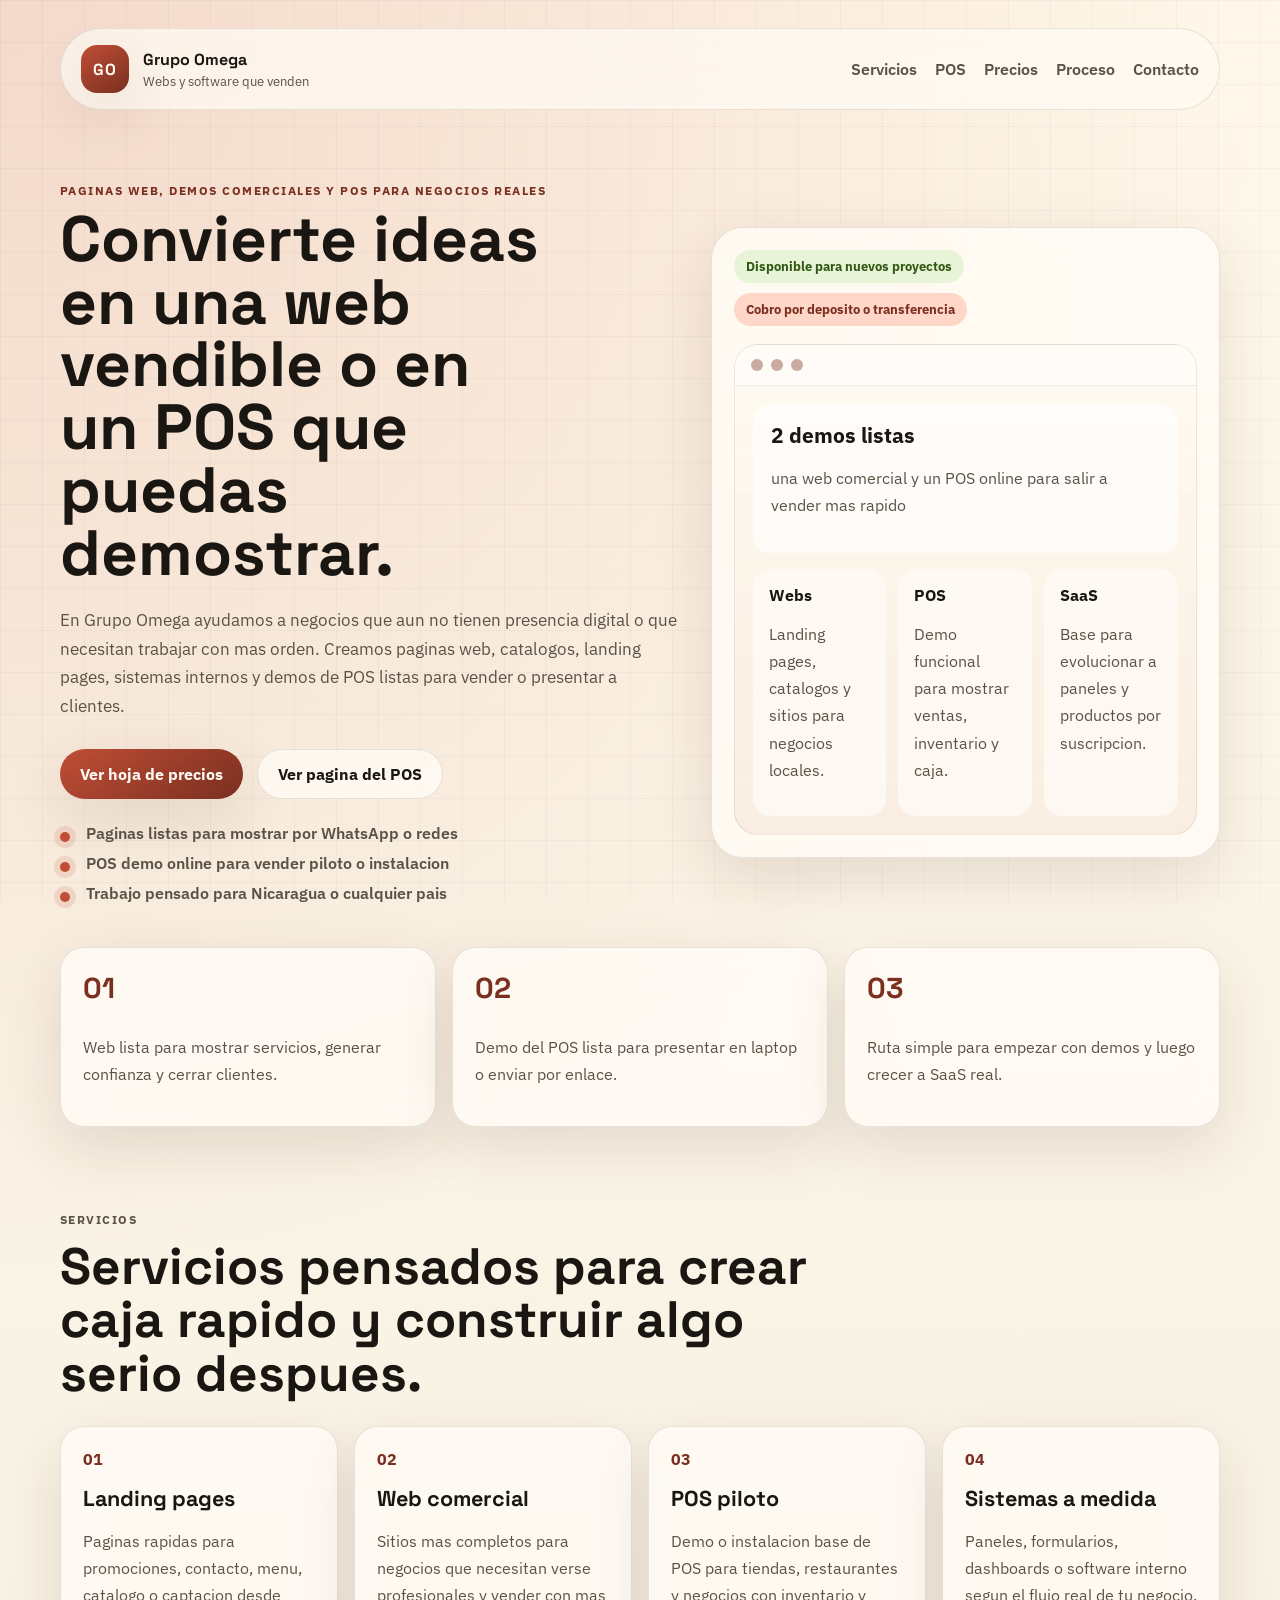
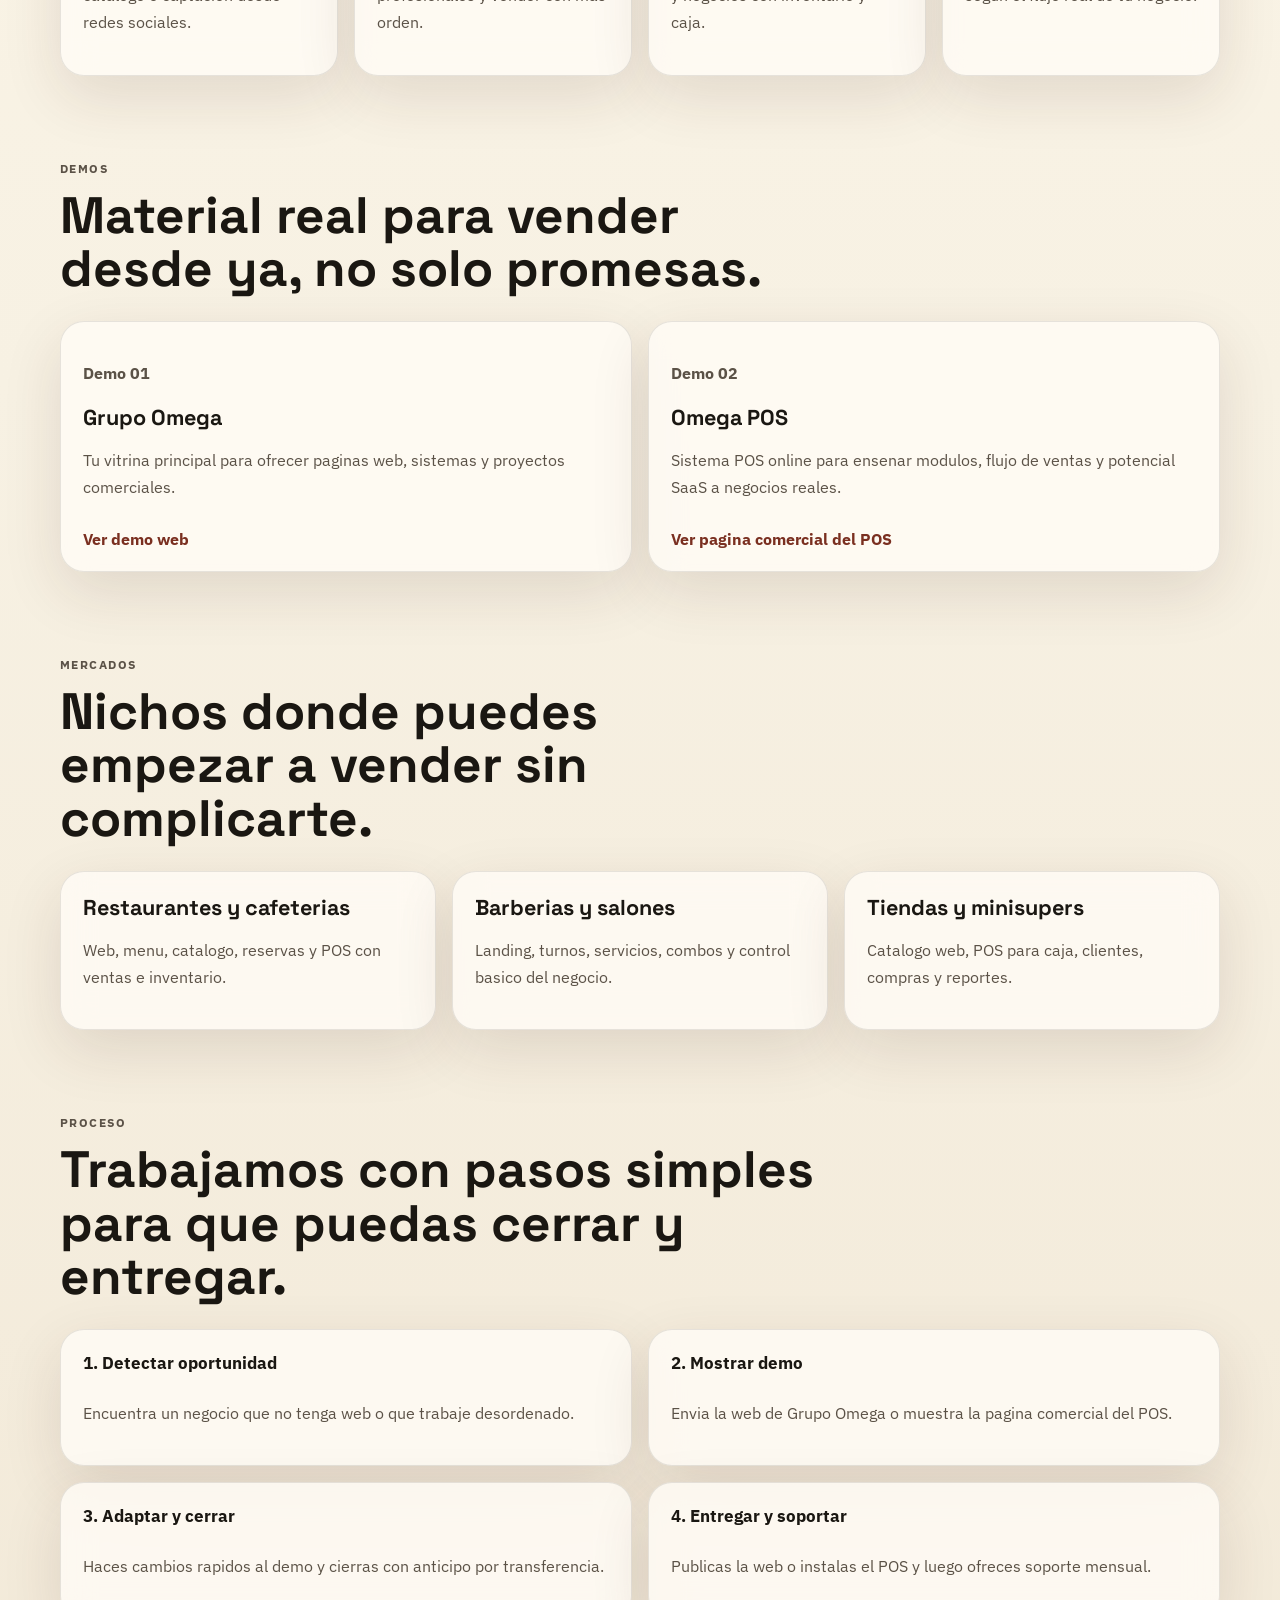
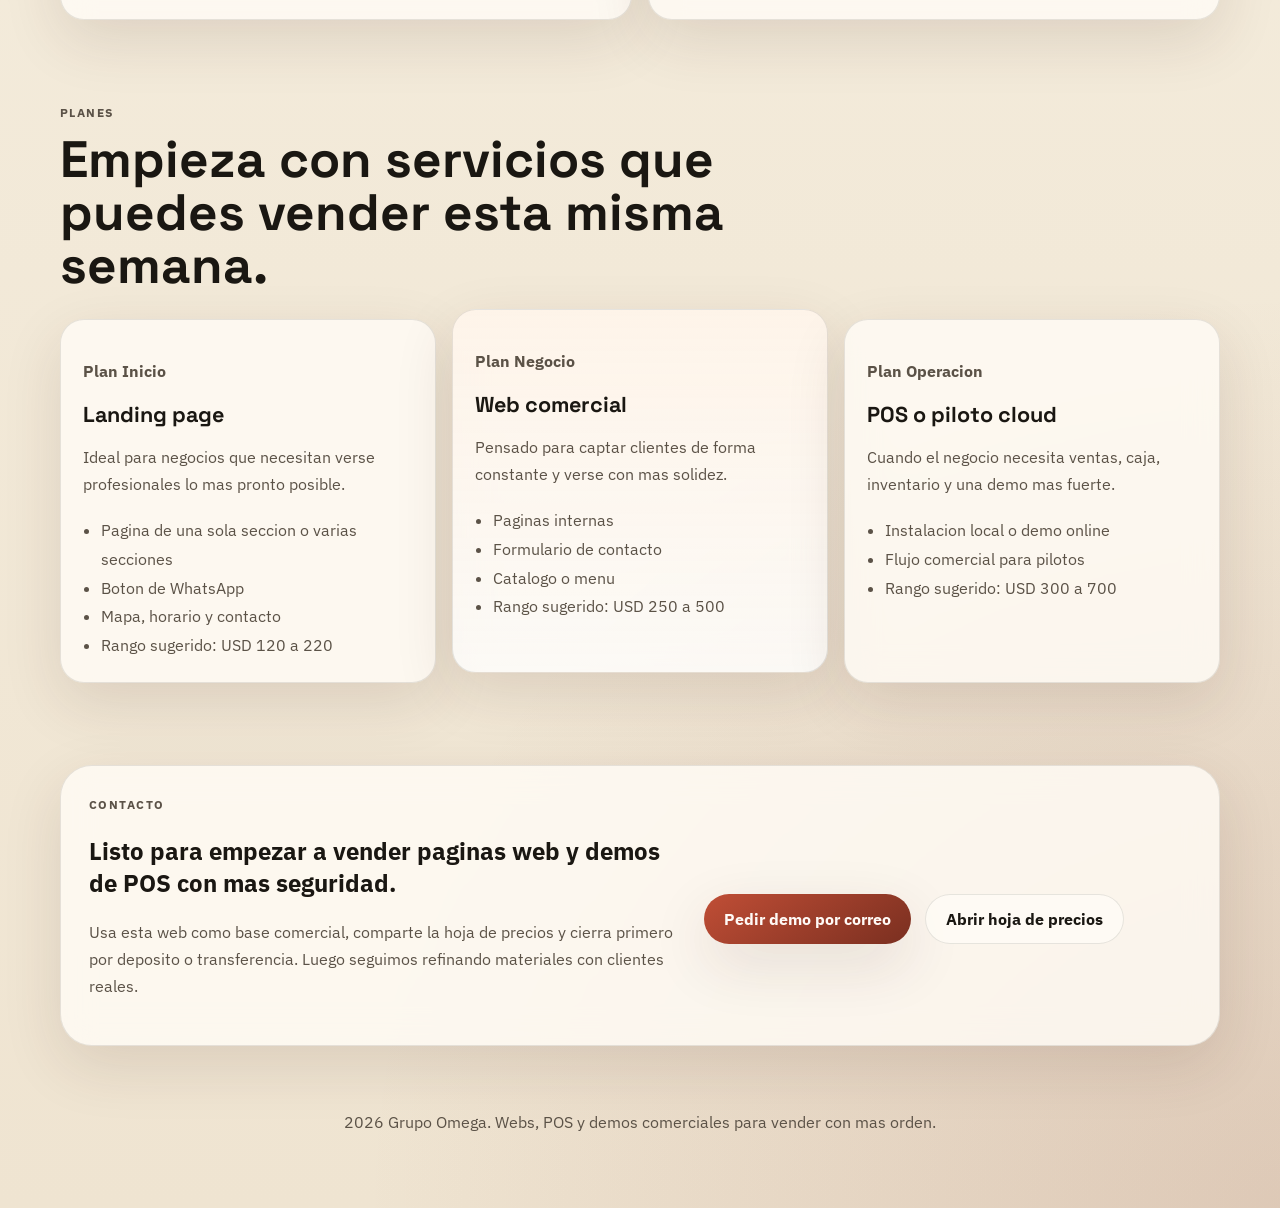
<file: index.html>
<!DOCTYPE html>
<html lang="es">
  <head>
    <meta charset="UTF-8" />
    <meta name="viewport" content="width=device-width, initial-scale=1.0" />
    <title>Grupo Omega | Paginas Web, POS y Sistemas para Negocios</title>
    <meta
      name="description"
      content="Grupo Omega crea paginas web, landing pages, demos comerciales y sistemas POS para negocios que quieren vender mas y trabajar con mas orden."
    />
    <link rel="preconnect" href="https://fonts.googleapis.com" />
    <link rel="preconnect" href="https://fonts.gstatic.com" crossorigin />
    <link
      href="https://fonts.googleapis.com/css2?family=IBM+Plex+Sans:wght@400;500;600;700&family=Space+Grotesk:wght@500;700&display=swap"
      rel="stylesheet"
    />
    <link rel="stylesheet" href="./styles.css" />
  </head>
  <body>
    <div class="page-shell">
      <header class="site-header">
        <a class="brand" href="#inicio">
          <span class="brand-mark">GO</span>
          <span class="brand-copy">
            <strong>Grupo Omega</strong>
            <small>Webs y software que venden</small>
          </span>
        </a>

        <nav class="site-nav">
          <a href="#servicios">Servicios</a>
          <a href="./pos.html">POS</a>
          <a href="./hoja-precios.html">Precios</a>
          <a href="#proceso">Proceso</a>
          <a href="#contacto">Contacto</a>
        </nav>
      </header>

      <main id="inicio">
        <section class="hero">
          <div class="hero-copy">
            <p class="eyebrow">Paginas web, demos comerciales y POS para negocios reales</p>
            <h1>Convierte ideas en una web vendible o en un POS que puedas demostrar.</h1>
            <p class="hero-text">
              En Grupo Omega ayudamos a negocios que aun no tienen presencia
              digital o que necesitan trabajar con mas orden. Creamos paginas
              web, catalogos, landing pages, sistemas internos y demos de POS
              listas para vender o presentar a clientes.
            </p>

            <div class="hero-actions">
              <a class="button button-primary" href="./hoja-precios.html">Ver hoja de precios</a>
              <a class="button button-secondary" href="./pos.html">Ver pagina del POS</a>
            </div>

            <ul class="hero-points">
              <li>Paginas listas para mostrar por WhatsApp o redes</li>
              <li>POS demo online para vender piloto o instalacion</li>
              <li>Trabajo pensado para Nicaragua o cualquier pais</li>
            </ul>
          </div>

          <div class="hero-card">
            <div class="hero-card-top">
              <span class="chip chip-live">Disponible para nuevos proyectos</span>
              <span class="chip">Cobro por deposito o transferencia</span>
            </div>

            <div class="mockup-window">
              <div class="mockup-bar">
                <span></span>
                <span></span>
                <span></span>
              </div>

              <div class="mockup-content">
                <div class="mockup-stat">
                  <strong>2 demos listas</strong>
                  <p>una web comercial y un POS online para salir a vender mas rapido</p>
                </div>

                <div class="mockup-grid">
                  <article>
                    <h3>Webs</h3>
                    <p>Landing pages, catalogos y sitios para negocios locales.</p>
                  </article>
                  <article>
                    <h3>POS</h3>
                    <p>Demo funcional para mostrar ventas, inventario y caja.</p>
                  </article>
                  <article>
                    <h3>SaaS</h3>
                    <p>Base para evolucionar a paneles y productos por suscripcion.</p>
                  </article>
                </div>
              </div>
            </div>
          </div>
        </section>

        <section class="stats">
          <article>
            <strong>01</strong>
            <p>Web lista para mostrar servicios, generar confianza y cerrar clientes.</p>
          </article>
          <article>
            <strong>02</strong>
            <p>Demo del POS lista para presentar en laptop o enviar por enlace.</p>
          </article>
          <article>
            <strong>03</strong>
            <p>Ruta simple para empezar con demos y luego crecer a SaaS real.</p>
          </article>
        </section>

        <section class="section" id="servicios">
          <div class="section-heading">
            <p class="eyebrow">Servicios</p>
            <h2>Servicios pensados para crear caja rapido y construir algo serio despues.</h2>
          </div>

          <div class="cards cards-four">
            <article class="service-card">
              <span>01</span>
              <h3>Landing pages</h3>
              <p>
                Paginas rapidas para promociones, contacto, menu, catalogo o
                captacion desde redes sociales.
              </p>
            </article>
            <article class="service-card">
              <span>02</span>
              <h3>Web comercial</h3>
              <p>
                Sitios mas completos para negocios que necesitan verse
                profesionales y vender con mas orden.
              </p>
            </article>
            <article class="service-card">
              <span>03</span>
              <h3>POS piloto</h3>
              <p>
                Demo o instalacion base de POS para tiendas, restaurantes y
                negocios con inventario y caja.
              </p>
            </article>
            <article class="service-card">
              <span>04</span>
              <h3>Sistemas a medida</h3>
              <p>
                Paneles, formularios, dashboards o software interno segun el
                flujo real de tu negocio.
              </p>
            </article>
          </div>
        </section>

        <section class="section">
          <div class="section-heading">
            <p class="eyebrow">Demos</p>
            <h2>Material real para vender desde ya, no solo promesas.</h2>
          </div>

          <div class="cards cards-two">
            <article class="resource-card">
              <p class="resource-label">Demo 01</p>
              <h3>Grupo Omega</h3>
              <p>
                Tu vitrina principal para ofrecer paginas web, sistemas y
                proyectos comerciales.
              </p>
              <a class="text-link" href="https://jhony-cyber.github.io/grupo-omega-site/">
                Ver demo web
              </a>
            </article>
            <article class="resource-card">
              <p class="resource-label">Demo 02</p>
              <h3>Omega POS</h3>
              <p>
                Sistema POS online para ensenar modulos, flujo de ventas y
                potencial SaaS a negocios reales.
              </p>
              <a class="text-link" href="./pos.html">Ver pagina comercial del POS</a>
            </article>
          </div>
        </section>

        <section class="section split-section">
          <div class="section-heading">
            <p class="eyebrow">Mercados</p>
            <h2>Nichos donde puedes empezar a vender sin complicarte.</h2>
          </div>

          <div class="cards cards-three sectors-grid">
            <article class="sector-card">
              <h3>Restaurantes y cafeterias</h3>
              <p>Web, menu, catalogo, reservas y POS con ventas e inventario.</p>
            </article>
            <article class="sector-card">
              <h3>Barberias y salones</h3>
              <p>Landing, turnos, servicios, combos y control basico del negocio.</p>
            </article>
            <article class="sector-card">
              <h3>Tiendas y minisupers</h3>
              <p>Catalogo web, POS para caja, clientes, compras y reportes.</p>
            </article>
          </div>
        </section>

        <section class="section split-section" id="proceso">
          <div class="section-heading">
            <p class="eyebrow">Proceso</p>
            <h2>Trabajamos con pasos simples para que puedas cerrar y entregar.</h2>
          </div>

          <div class="process-list">
            <article>
              <strong>1. Detectar oportunidad</strong>
              <p>Encuentra un negocio que no tenga web o que trabaje desordenado.</p>
            </article>
            <article>
              <strong>2. Mostrar demo</strong>
              <p>Envia la web de Grupo Omega o muestra la pagina comercial del POS.</p>
            </article>
            <article>
              <strong>3. Adaptar y cerrar</strong>
              <p>Haces cambios rapidos al demo y cierras con anticipo por transferencia.</p>
            </article>
            <article>
              <strong>4. Entregar y soportar</strong>
              <p>Publicas la web o instalas el POS y luego ofreces soporte mensual.</p>
            </article>
          </div>
        </section>

        <section class="section" id="planes">
          <div class="section-heading">
            <p class="eyebrow">Planes</p>
            <h2>Empieza con servicios que puedes vender esta misma semana.</h2>
          </div>

          <div class="cards pricing-grid">
            <article class="price-card">
              <p class="price-label">Plan Inicio</p>
              <h3>Landing page</h3>
              <p>
                Ideal para negocios que necesitan verse profesionales lo mas
                pronto posible.
              </p>
              <ul>
                <li>Pagina de una sola seccion o varias secciones</li>
                <li>Boton de WhatsApp</li>
                <li>Mapa, horario y contacto</li>
                <li>Rango sugerido: USD 120 a 220</li>
              </ul>
            </article>

            <article class="price-card featured">
              <p class="price-label">Plan Negocio</p>
              <h3>Web comercial</h3>
              <p>
                Pensado para captar clientes de forma constante y verse con mas
                solidez.
              </p>
              <ul>
                <li>Paginas internas</li>
                <li>Formulario de contacto</li>
                <li>Catalogo o menu</li>
                <li>Rango sugerido: USD 250 a 500</li>
              </ul>
            </article>

            <article class="price-card">
              <p class="price-label">Plan Operacion</p>
              <h3>POS o piloto cloud</h3>
              <p>
                Cuando el negocio necesita ventas, caja, inventario y una demo
                mas fuerte.
              </p>
              <ul>
                <li>Instalacion local o demo online</li>
                <li>Flujo comercial para pilotos</li>
                <li>Rango sugerido: USD 300 a 700</li>
              </ul>
            </article>
          </div>
        </section>

        <section class="section contact-section" id="contacto">
          <div class="contact-card">
            <div>
              <p class="eyebrow">Contacto</p>
              <h2>Listo para empezar a vender paginas web y demos de POS con mas seguridad.</h2>
              <p>
                Usa esta web como base comercial, comparte la hoja de precios y
                cierra primero por deposito o transferencia. Luego seguimos
                refinando materiales con clientes reales.
              </p>
            </div>

            <div class="contact-actions">
              <a
                class="button button-primary"
                href="mailto:jhonyelclashe.8@gmail.com?subject=Quiero%20una%20web%20o%20demo%20de%20POS"
              >
                Pedir demo por correo
              </a>
              <a class="button button-secondary" href="./hoja-precios.html">
                Abrir hoja de precios
              </a>
            </div>
          </div>
        </section>
      </main>

      <footer class="site-footer">
        <p><span id="year"></span> Grupo Omega. Webs, POS y demos comerciales para vender con mas orden.</p>
      </footer>
    </div>

    <script src="./script.js"></script>
  </body>
</html>
</file>
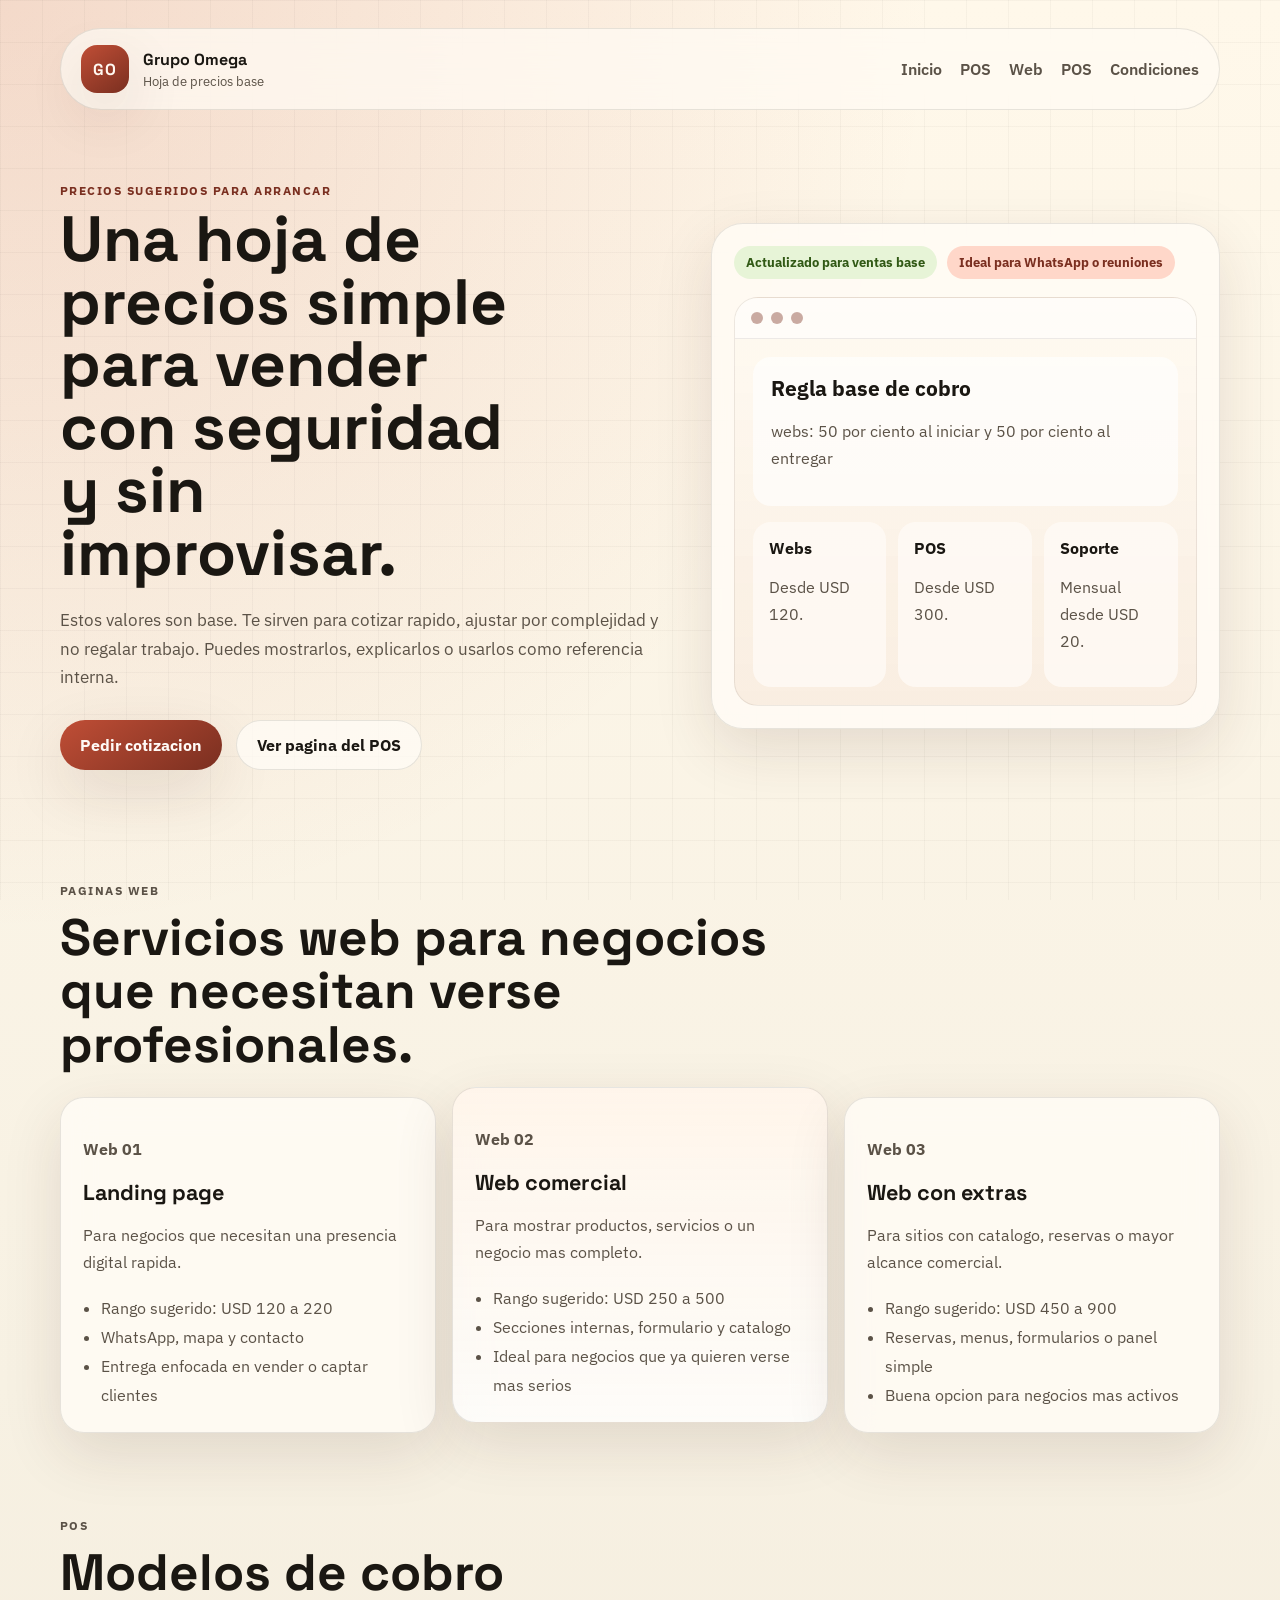
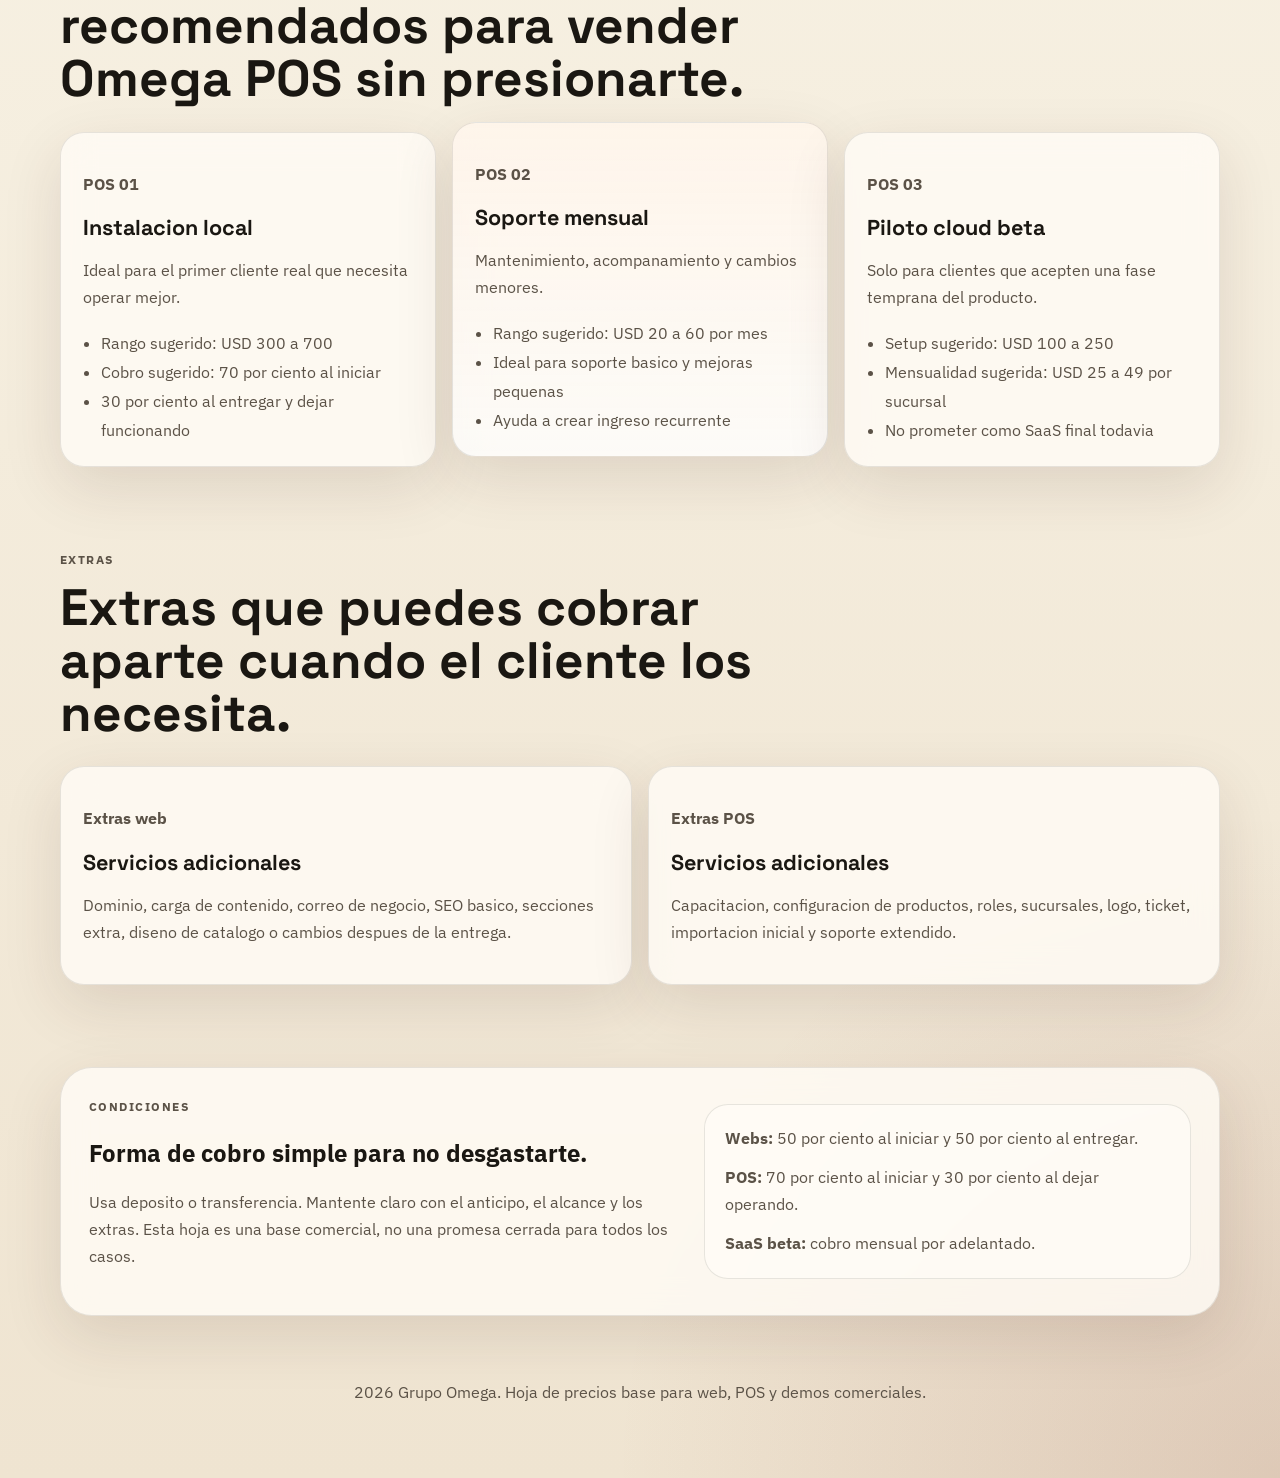
<file: hoja-precios.html>
<!DOCTYPE html>
<html lang="es">
  <head>
    <meta charset="UTF-8" />
    <meta name="viewport" content="width=device-width, initial-scale=1.0" />
    <title>Hoja de Precios | Grupo Omega</title>
    <meta
      name="description"
      content="Hoja de precios base de Grupo Omega para paginas web, sitios comerciales y Omega POS."
    />
    <link rel="preconnect" href="https://fonts.googleapis.com" />
    <link rel="preconnect" href="https://fonts.gstatic.com" crossorigin />
    <link
      href="https://fonts.googleapis.com/css2?family=IBM+Plex+Sans:wght@400;500;600;700&family=Space+Grotesk:wght@500;700&display=swap"
      rel="stylesheet"
    />
    <link rel="stylesheet" href="./styles.css" />
  </head>
  <body>
    <div class="page-shell">
      <header class="site-header">
        <a class="brand" href="./index.html">
          <span class="brand-mark">GO</span>
          <span class="brand-copy">
            <strong>Grupo Omega</strong>
            <small>Hoja de precios base</small>
          </span>
        </a>

        <nav class="site-nav">
          <a href="./index.html">Inicio</a>
          <a href="./pos.html">POS</a>
          <a href="#web">Web</a>
          <a href="#pos">POS</a>
          <a href="#condiciones">Condiciones</a>
        </nav>
      </header>

      <main>
        <section class="hero hero-compact">
          <div class="hero-copy">
            <p class="eyebrow">Precios sugeridos para arrancar</p>
            <h1>Una hoja de precios simple para vender con seguridad y sin improvisar.</h1>
            <p class="hero-text">
              Estos valores son base. Te sirven para cotizar rapido, ajustar por
              complejidad y no regalar trabajo. Puedes mostrarlos, explicarlos o
              usarlos como referencia interna.
            </p>

            <div class="hero-actions">
              <a
                class="button button-primary"
                href="mailto:jhonyelclashe.8@gmail.com?subject=Quiero%20una%20cotizacion%20de%20Grupo%20Omega"
              >
                Pedir cotizacion
              </a>
              <a class="button button-secondary" href="./pos.html">Ver pagina del POS</a>
            </div>
          </div>

          <div class="hero-card">
            <div class="hero-card-top">
              <span class="chip chip-live">Actualizado para ventas base</span>
              <span class="chip">Ideal para WhatsApp o reuniones</span>
            </div>

            <div class="mockup-window">
              <div class="mockup-bar">
                <span></span>
                <span></span>
                <span></span>
              </div>

              <div class="mockup-content">
                <div class="mockup-stat">
                  <strong>Regla base de cobro</strong>
                  <p>webs: 50 por ciento al iniciar y 50 por ciento al entregar</p>
                </div>

                <div class="mockup-grid">
                  <article>
                    <h3>Webs</h3>
                    <p>Desde USD 120.</p>
                  </article>
                  <article>
                    <h3>POS</h3>
                    <p>Desde USD 300.</p>
                  </article>
                  <article>
                    <h3>Soporte</h3>
                    <p>Mensual desde USD 20.</p>
                  </article>
                </div>
              </div>
            </div>
          </div>
        </section>

        <section class="section" id="web">
          <div class="section-heading">
            <p class="eyebrow">Paginas web</p>
            <h2>Servicios web para negocios que necesitan verse profesionales.</h2>
          </div>

          <div class="cards pricing-grid">
            <article class="price-card">
              <p class="price-label">Web 01</p>
              <h3>Landing page</h3>
              <p>Para negocios que necesitan una presencia digital rapida.</p>
              <ul>
                <li>Rango sugerido: USD 120 a 220</li>
                <li>WhatsApp, mapa y contacto</li>
                <li>Entrega enfocada en vender o captar clientes</li>
              </ul>
            </article>

            <article class="price-card featured">
              <p class="price-label">Web 02</p>
              <h3>Web comercial</h3>
              <p>Para mostrar productos, servicios o un negocio mas completo.</p>
              <ul>
                <li>Rango sugerido: USD 250 a 500</li>
                <li>Secciones internas, formulario y catalogo</li>
                <li>Ideal para negocios que ya quieren verse mas serios</li>
              </ul>
            </article>

            <article class="price-card">
              <p class="price-label">Web 03</p>
              <h3>Web con extras</h3>
              <p>Para sitios con catalogo, reservas o mayor alcance comercial.</p>
              <ul>
                <li>Rango sugerido: USD 450 a 900</li>
                <li>Reservas, menus, formularios o panel simple</li>
                <li>Buena opcion para negocios mas activos</li>
              </ul>
            </article>
          </div>
        </section>

        <section class="section" id="pos">
          <div class="section-heading">
            <p class="eyebrow">POS</p>
            <h2>Modelos de cobro recomendados para vender Omega POS sin presionarte.</h2>
          </div>

          <div class="cards pricing-grid">
            <article class="price-card">
              <p class="price-label">POS 01</p>
              <h3>Instalacion local</h3>
              <p>Ideal para el primer cliente real que necesita operar mejor.</p>
              <ul>
                <li>Rango sugerido: USD 300 a 700</li>
                <li>Cobro sugerido: 70 por ciento al iniciar</li>
                <li>30 por ciento al entregar y dejar funcionando</li>
              </ul>
            </article>

            <article class="price-card featured">
              <p class="price-label">POS 02</p>
              <h3>Soporte mensual</h3>
              <p>Mantenimiento, acompanamiento y cambios menores.</p>
              <ul>
                <li>Rango sugerido: USD 20 a 60 por mes</li>
                <li>Ideal para soporte basico y mejoras pequenas</li>
                <li>Ayuda a crear ingreso recurrente</li>
              </ul>
            </article>

            <article class="price-card">
              <p class="price-label">POS 03</p>
              <h3>Piloto cloud beta</h3>
              <p>Solo para clientes que acepten una fase temprana del producto.</p>
              <ul>
                <li>Setup sugerido: USD 100 a 250</li>
                <li>Mensualidad sugerida: USD 25 a 49 por sucursal</li>
                <li>No prometer como SaaS final todavia</li>
              </ul>
            </article>
          </div>
        </section>

        <section class="section">
          <div class="section-heading">
            <p class="eyebrow">Extras</p>
            <h2>Extras que puedes cobrar aparte cuando el cliente los necesita.</h2>
          </div>

          <div class="cards cards-two">
            <article class="resource-card">
              <p class="resource-label">Extras web</p>
              <h3>Servicios adicionales</h3>
              <p>
                Dominio, carga de contenido, correo de negocio, SEO basico,
                secciones extra, diseno de catalogo o cambios despues de la
                entrega.
              </p>
            </article>
            <article class="resource-card">
              <p class="resource-label">Extras POS</p>
              <h3>Servicios adicionales</h3>
              <p>
                Capacitacion, configuracion de productos, roles, sucursales,
                logo, ticket, importacion inicial y soporte extendido.
              </p>
            </article>
          </div>
        </section>

        <section class="section contact-section" id="condiciones">
          <div class="contact-card">
            <div>
              <p class="eyebrow">Condiciones</p>
              <h2>Forma de cobro simple para no desgastarte.</h2>
              <p>
                Usa deposito o transferencia. Mantente claro con el anticipo, el
                alcance y los extras. Esta hoja es una base comercial, no una
                promesa cerrada para todos los casos.
              </p>
            </div>

            <div class="price-notes">
              <p><strong>Webs:</strong> 50 por ciento al iniciar y 50 por ciento al entregar.</p>
              <p><strong>POS:</strong> 70 por ciento al iniciar y 30 por ciento al dejar operando.</p>
              <p><strong>SaaS beta:</strong> cobro mensual por adelantado.</p>
            </div>
          </div>
        </section>
      </main>

      <footer class="site-footer">
        <p><span id="year"></span> Grupo Omega. Hoja de precios base para web, POS y demos comerciales.</p>
      </footer>
    </div>

    <script src="./script.js"></script>
  </body>
</html>
</file>
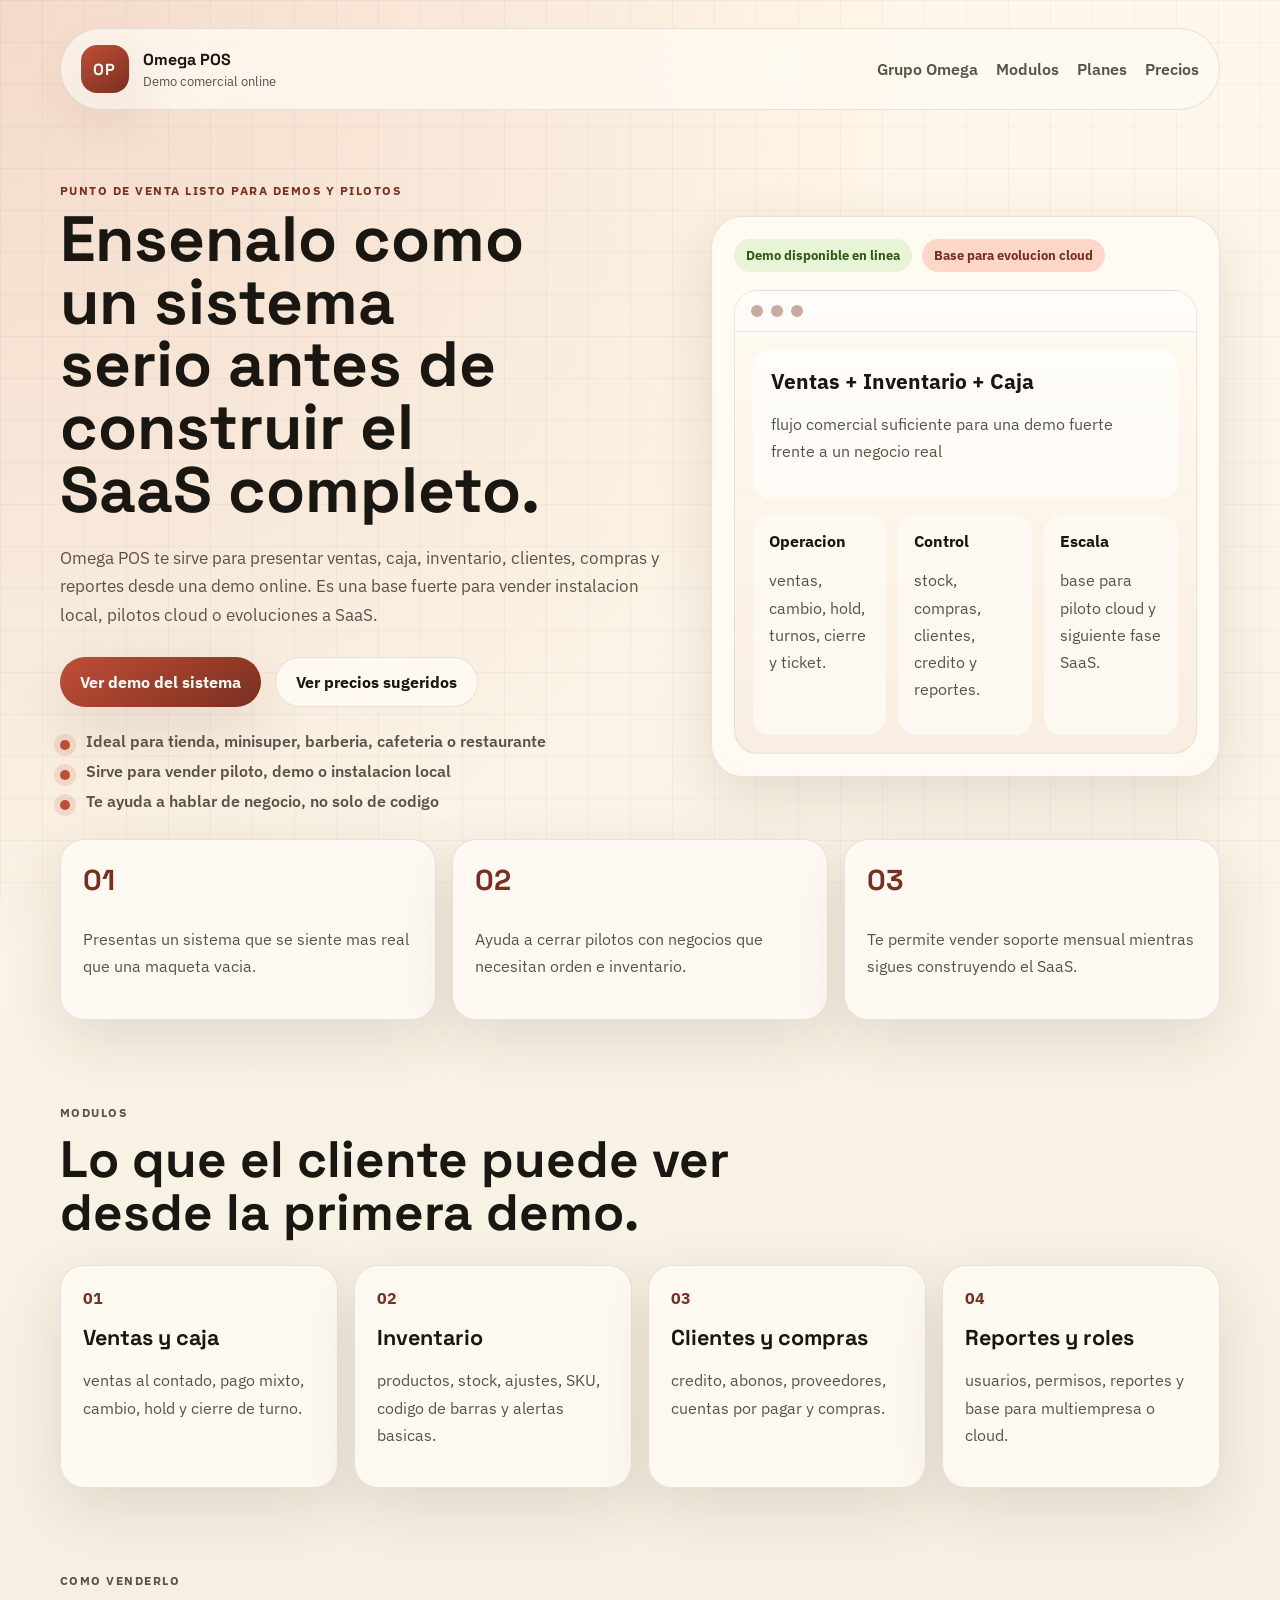
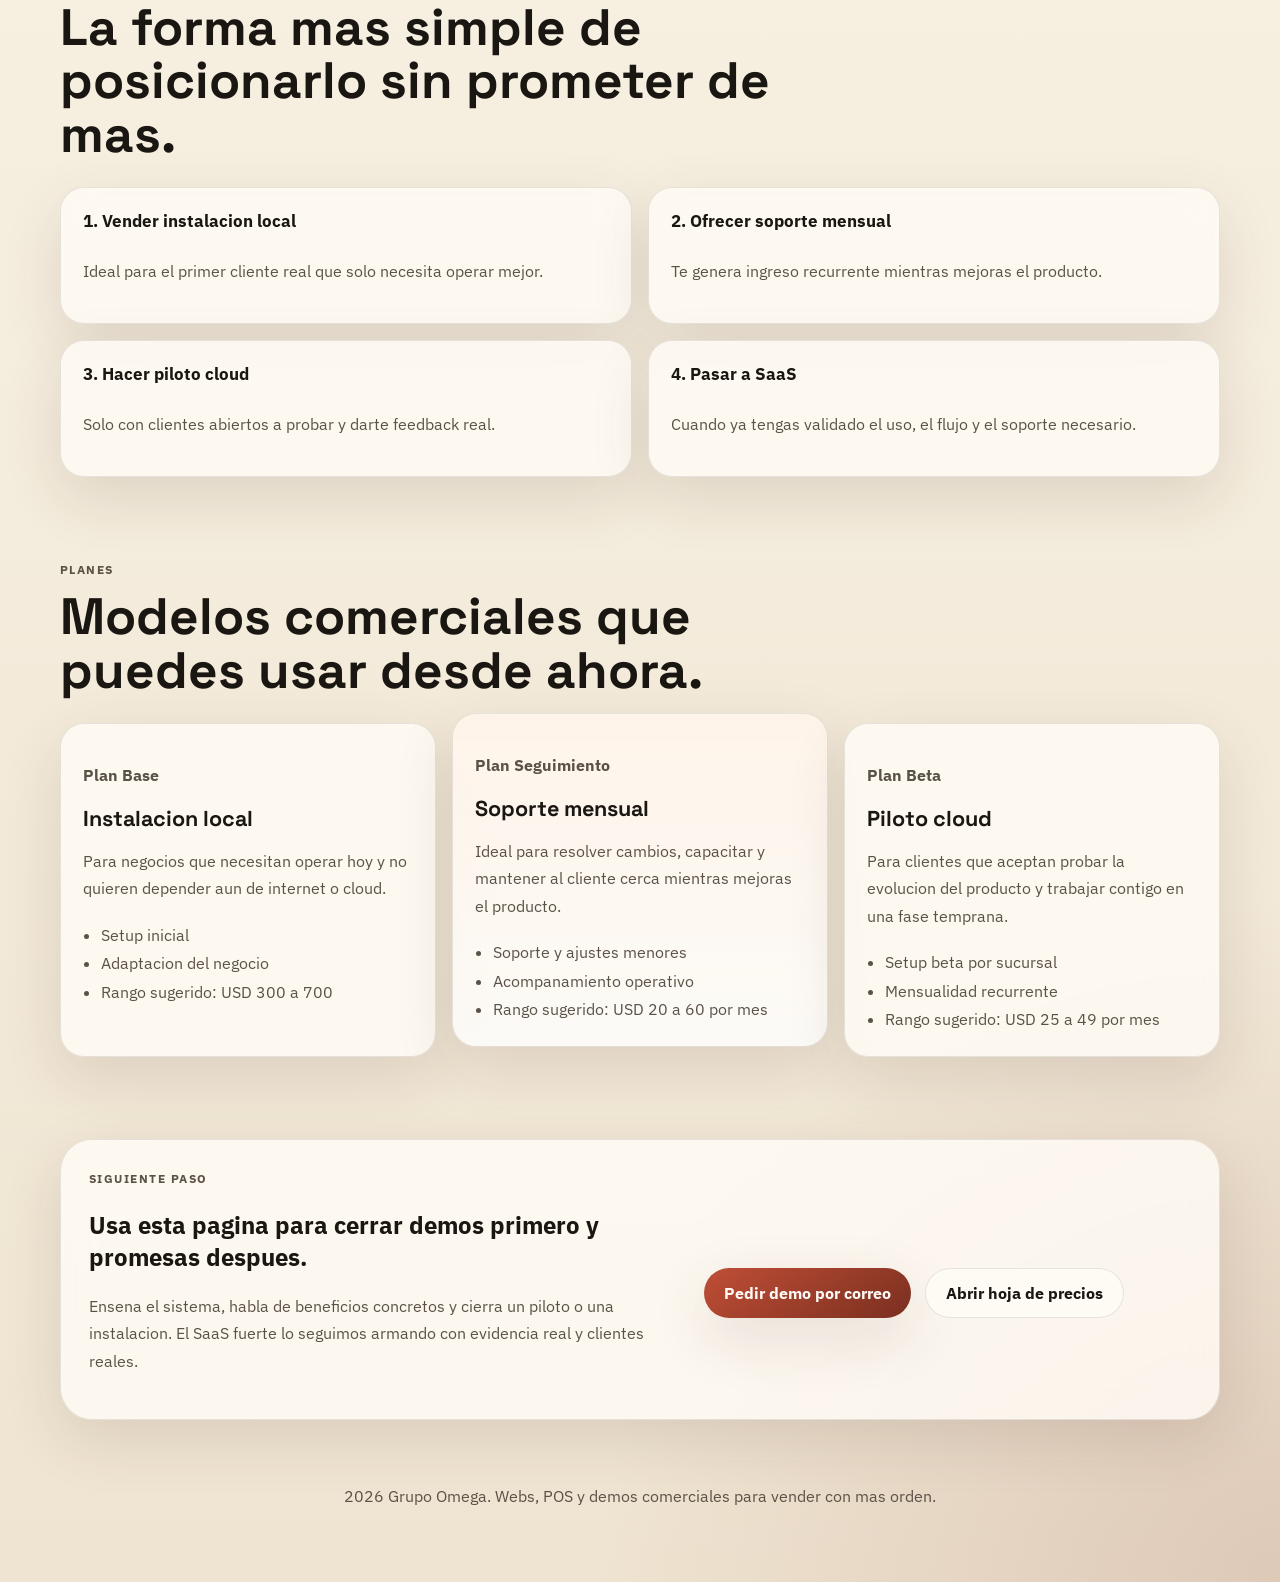
<file: pos.html>
<!DOCTYPE html>
<html lang="es">
  <head>
    <meta charset="UTF-8" />
    <meta name="viewport" content="width=device-width, initial-scale=1.0" />
    <title>Omega POS | Demo Comercial para Tiendas y Negocios</title>
    <meta
      name="description"
      content="Omega POS es una demo comercial de punto de venta para tiendas, restaurantes y negocios que quieren vender con mas orden."
    />
    <link rel="preconnect" href="https://fonts.googleapis.com" />
    <link rel="preconnect" href="https://fonts.gstatic.com" crossorigin />
    <link
      href="https://fonts.googleapis.com/css2?family=IBM+Plex+Sans:wght@400;500;600;700&family=Space+Grotesk:wght@500;700&display=swap"
      rel="stylesheet"
    />
    <link rel="stylesheet" href="./styles.css" />
  </head>
  <body>
    <div class="page-shell">
      <header class="site-header">
        <a class="brand" href="./index.html">
          <span class="brand-mark">OP</span>
          <span class="brand-copy">
            <strong>Omega POS</strong>
            <small>Demo comercial online</small>
          </span>
        </a>

        <nav class="site-nav">
          <a href="./index.html">Grupo Omega</a>
          <a href="#modulos">Modulos</a>
          <a href="#planes">Planes</a>
          <a href="./hoja-precios.html">Precios</a>
        </nav>
      </header>

      <main>
        <section class="hero hero-compact">
          <div class="hero-copy">
            <p class="eyebrow">Punto de venta listo para demos y pilotos</p>
            <h1>Ensenalo como un sistema serio antes de construir el SaaS completo.</h1>
            <p class="hero-text">
              Omega POS te sirve para presentar ventas, caja, inventario,
              clientes, compras y reportes desde una demo online. Es una base
              fuerte para vender instalacion local, pilotos cloud o evoluciones
              a SaaS.
            </p>

            <div class="hero-actions">
              <a
                class="button button-primary"
                href="https://jhony-cyber.github.io/omega-pos-frontend-web/"
              >
                Ver demo del sistema
              </a>
              <a class="button button-secondary" href="./hoja-precios.html">
                Ver precios sugeridos
              </a>
            </div>

            <ul class="hero-points">
              <li>Ideal para tienda, minisuper, barberia, cafeteria o restaurante</li>
              <li>Sirve para vender piloto, demo o instalacion local</li>
              <li>Te ayuda a hablar de negocio, no solo de codigo</li>
            </ul>
          </div>

          <div class="hero-card">
            <div class="hero-card-top">
              <span class="chip chip-live">Demo disponible en linea</span>
              <span class="chip">Base para evolucion cloud</span>
            </div>

            <div class="mockup-window">
              <div class="mockup-bar">
                <span></span>
                <span></span>
                <span></span>
              </div>

              <div class="mockup-content">
                <div class="mockup-stat">
                  <strong>Ventas + Inventario + Caja</strong>
                  <p>flujo comercial suficiente para una demo fuerte frente a un negocio real</p>
                </div>

                <div class="mockup-grid">
                  <article>
                    <h3>Operacion</h3>
                    <p>ventas, cambio, hold, turnos, cierre y ticket.</p>
                  </article>
                  <article>
                    <h3>Control</h3>
                    <p>stock, compras, clientes, credito y reportes.</p>
                  </article>
                  <article>
                    <h3>Escala</h3>
                    <p>base para piloto cloud y siguiente fase SaaS.</p>
                  </article>
                </div>
              </div>
            </div>
          </div>
        </section>

        <section class="stats">
          <article>
            <strong>01</strong>
            <p>Presentas un sistema que se siente mas real que una maqueta vacia.</p>
          </article>
          <article>
            <strong>02</strong>
            <p>Ayuda a cerrar pilotos con negocios que necesitan orden e inventario.</p>
          </article>
          <article>
            <strong>03</strong>
            <p>Te permite vender soporte mensual mientras sigues construyendo el SaaS.</p>
          </article>
        </section>

        <section class="section" id="modulos">
          <div class="section-heading">
            <p class="eyebrow">Modulos</p>
            <h2>Lo que el cliente puede ver desde la primera demo.</h2>
          </div>

          <div class="cards cards-four">
            <article class="service-card">
              <span>01</span>
              <h3>Ventas y caja</h3>
              <p>ventas al contado, pago mixto, cambio, hold y cierre de turno.</p>
            </article>
            <article class="service-card">
              <span>02</span>
              <h3>Inventario</h3>
              <p>productos, stock, ajustes, SKU, codigo de barras y alertas basicas.</p>
            </article>
            <article class="service-card">
              <span>03</span>
              <h3>Clientes y compras</h3>
              <p>credito, abonos, proveedores, cuentas por pagar y compras.</p>
            </article>
            <article class="service-card">
              <span>04</span>
              <h3>Reportes y roles</h3>
              <p>usuarios, permisos, reportes y base para multiempresa o cloud.</p>
            </article>
          </div>
        </section>

        <section class="section split-section">
          <div class="section-heading">
            <p class="eyebrow">Como venderlo</p>
            <h2>La forma mas simple de posicionarlo sin prometer de mas.</h2>
          </div>

          <div class="process-list">
            <article>
              <strong>1. Vender instalacion local</strong>
              <p>Ideal para el primer cliente real que solo necesita operar mejor.</p>
            </article>
            <article>
              <strong>2. Ofrecer soporte mensual</strong>
              <p>Te genera ingreso recurrente mientras mejoras el producto.</p>
            </article>
            <article>
              <strong>3. Hacer piloto cloud</strong>
              <p>Solo con clientes abiertos a probar y darte feedback real.</p>
            </article>
            <article>
              <strong>4. Pasar a SaaS</strong>
              <p>Cuando ya tengas validado el uso, el flujo y el soporte necesario.</p>
            </article>
          </div>
        </section>

        <section class="section" id="planes">
          <div class="section-heading">
            <p class="eyebrow">Planes</p>
            <h2>Modelos comerciales que puedes usar desde ahora.</h2>
          </div>

          <div class="cards pricing-grid">
            <article class="price-card">
              <p class="price-label">Plan Base</p>
              <h3>Instalacion local</h3>
              <p>
                Para negocios que necesitan operar hoy y no quieren depender aun
                de internet o cloud.
              </p>
              <ul>
                <li>Setup inicial</li>
                <li>Adaptacion del negocio</li>
                <li>Rango sugerido: USD 300 a 700</li>
              </ul>
            </article>

            <article class="price-card featured">
              <p class="price-label">Plan Seguimiento</p>
              <h3>Soporte mensual</h3>
              <p>
                Ideal para resolver cambios, capacitar y mantener al cliente
                cerca mientras mejoras el producto.
              </p>
              <ul>
                <li>Soporte y ajustes menores</li>
                <li>Acompanamiento operativo</li>
                <li>Rango sugerido: USD 20 a 60 por mes</li>
              </ul>
            </article>

            <article class="price-card">
              <p class="price-label">Plan Beta</p>
              <h3>Piloto cloud</h3>
              <p>
                Para clientes que aceptan probar la evolucion del producto y
                trabajar contigo en una fase temprana.
              </p>
              <ul>
                <li>Setup beta por sucursal</li>
                <li>Mensualidad recurrente</li>
                <li>Rango sugerido: USD 25 a 49 por mes</li>
              </ul>
            </article>
          </div>
        </section>

        <section class="section contact-section">
          <div class="contact-card">
            <div>
              <p class="eyebrow">Siguiente paso</p>
              <h2>Usa esta pagina para cerrar demos primero y promesas despues.</h2>
              <p>
                Ensena el sistema, habla de beneficios concretos y cierra un
                piloto o una instalacion. El SaaS fuerte lo seguimos armando con
                evidencia real y clientes reales.
              </p>
            </div>

            <div class="contact-actions">
              <a
                class="button button-primary"
                href="mailto:jhonyelclashe.8@gmail.com?subject=Quiero%20una%20demo%20de%20Omega%20POS"
              >
                Pedir demo por correo
              </a>
              <a class="button button-secondary" href="./hoja-precios.html">
                Abrir hoja de precios
              </a>
            </div>
          </div>
        </section>
      </main>

      <footer class="site-footer">
        <p><span id="year"></span> Grupo Omega. Webs, POS y demos comerciales para vender con mas orden.</p>
      </footer>
    </div>

    <script src="./script.js"></script>
  </body>
</html>
</file>
<file: styles.css>
:root {
  --bg: #f7f1e3;
  --bg-soft: #fdf7ec;
  --surface: rgba(255, 252, 246, 0.82);
  --surface-strong: #fffdf7;
  --text: #1a1712;
  --muted: #5b5247;
  --line: rgba(26, 23, 18, 0.1);
  --accent: #c04e36;
  --accent-deep: #7a2f20;
  --accent-soft: #ffd7c9;
  --shadow: 0 20px 60px rgba(62, 35, 24, 0.12);
  --radius-xl: 32px;
  --radius-lg: 24px;
  --radius-md: 18px;
}

* {
  box-sizing: border-box;
}

html {
  scroll-behavior: smooth;
}

body {
  margin: 0;
  font-family: "IBM Plex Sans", "Trebuchet MS", sans-serif;
  color: var(--text);
  background:
    radial-gradient(circle at top left, rgba(192, 78, 54, 0.18), transparent 28%),
    radial-gradient(circle at bottom right, rgba(122, 47, 32, 0.15), transparent 20%),
    linear-gradient(180deg, #fff8ea 0%, var(--bg) 45%, #efe4d1 100%);
}

body::before {
  content: "";
  position: fixed;
  inset: 0;
  background-image:
    linear-gradient(rgba(26, 23, 18, 0.03) 1px, transparent 1px),
    linear-gradient(90deg, rgba(26, 23, 18, 0.03) 1px, transparent 1px);
  background-size: 42px 42px;
  pointer-events: none;
  z-index: -1;
}

a {
  color: inherit;
  text-decoration: none;
}

.page-shell {
  width: min(1160px, calc(100% - 32px));
  margin: 0 auto;
  padding: 20px 0 48px;
}

.site-header {
  display: flex;
  justify-content: space-between;
  align-items: center;
  gap: 20px;
  padding: 16px 20px;
  margin-top: 8px;
  border: 1px solid var(--line);
  border-radius: 999px;
  background: rgba(255, 251, 244, 0.72);
  backdrop-filter: blur(18px);
  position: sticky;
  top: 12px;
  z-index: 20;
}

.brand {
  display: inline-flex;
  align-items: center;
  gap: 14px;
}

.brand-mark {
  width: 48px;
  height: 48px;
  display: grid;
  place-items: center;
  border-radius: 16px;
  color: #fff8f1;
  background: linear-gradient(145deg, var(--accent), var(--accent-deep));
  font-family: "Space Grotesk", "Segoe UI", sans-serif;
  font-weight: 700;
  letter-spacing: 0.08em;
  box-shadow: var(--shadow);
}

.brand-copy {
  display: flex;
  flex-direction: column;
  gap: 2px;
}

.brand-copy strong,
.hero h1,
.section-heading h2,
.price-card h3,
.service-card h3,
.resource-card h3,
.sector-card h3 {
  font-family: "Space Grotesk", "Segoe UI", sans-serif;
}

.brand-copy strong {
  font-size: 1rem;
}

.brand-copy small {
  color: var(--muted);
}

.site-nav {
  display: inline-flex;
  gap: 18px;
  flex-wrap: wrap;
  justify-content: flex-end;
}

.site-nav a {
  color: var(--muted);
  font-weight: 600;
  transition: color 0.2s ease, transform 0.2s ease;
}

.site-nav a:hover,
.site-nav a:focus-visible {
  color: var(--accent-deep);
  transform: translateY(-1px);
}

.hero {
  display: grid;
  grid-template-columns: 1.1fr 0.9fr;
  gap: 28px;
  align-items: center;
  padding: 72px 0 44px;
}

.hero-compact {
  padding-bottom: 28px;
}

.eyebrow {
  margin: 0 0 10px;
  text-transform: uppercase;
  letter-spacing: 0.12em;
  font-size: 0.78rem;
  color: var(--accent-deep);
  font-weight: 700;
}

.hero h1 {
  margin: 0;
  font-size: clamp(2.7rem, 5vw, 5.2rem);
  line-height: 0.98;
  max-width: 12ch;
}

.hero-text,
.section-heading p,
.service-card p,
.price-card p,
.process-list p,
.contact-card p,
.mockup-stat p,
.mockup-grid p,
.stats p,
.resource-card p,
.sector-card p {
  color: var(--muted);
  line-height: 1.7;
}

.hero-text {
  max-width: 62ch;
  margin: 22px 0 0;
  font-size: 1.05rem;
}

.hero-actions,
.contact-actions {
  display: flex;
  gap: 14px;
  flex-wrap: wrap;
  margin-top: 28px;
}

.button {
  display: inline-flex;
  align-items: center;
  justify-content: center;
  padding: 14px 20px;
  border-radius: 999px;
  font-weight: 700;
  transition: transform 0.2s ease, box-shadow 0.2s ease, background 0.2s ease;
}

.button:hover,
.button:focus-visible {
  transform: translateY(-2px);
}

.button-primary {
  color: #fffaf6;
  background: linear-gradient(145deg, var(--accent), var(--accent-deep));
  box-shadow: var(--shadow);
}

.button-secondary {
  border: 1px solid var(--line);
  background: rgba(255, 252, 247, 0.72);
}

.hero-points {
  list-style: none;
  padding: 0;
  margin: 24px 0 0;
  display: grid;
  gap: 10px;
}

.hero-points li {
  position: relative;
  padding-left: 26px;
  color: var(--muted);
  font-weight: 600;
}

.hero-points li::before {
  content: "";
  position: absolute;
  left: 0;
  top: 9px;
  width: 10px;
  height: 10px;
  border-radius: 999px;
  background: var(--accent);
  box-shadow: 0 0 0 6px rgba(192, 78, 54, 0.14);
}

.hero-card,
.service-card,
.price-card,
.contact-card,
.stats article,
.process-list article,
.resource-card,
.sector-card {
  border: 1px solid var(--line);
  background: var(--surface);
  backdrop-filter: blur(16px);
  box-shadow: var(--shadow);
}

.hero-card {
  padding: 22px;
  border-radius: var(--radius-xl);
}

.hero-card-top {
  display: flex;
  gap: 10px;
  flex-wrap: wrap;
  margin-bottom: 18px;
}

.chip {
  display: inline-flex;
  align-items: center;
  border-radius: 999px;
  padding: 8px 12px;
  background: var(--accent-soft);
  color: var(--accent-deep);
  font-size: 0.82rem;
  font-weight: 700;
}

.chip-live {
  background: #e7f4d7;
  color: #315915;
}

.mockup-window {
  overflow: hidden;
  border-radius: var(--radius-lg);
  background: linear-gradient(180deg, rgba(255, 250, 241, 0.9), rgba(249, 237, 224, 0.96));
  border: 1px solid rgba(26, 23, 18, 0.08);
}

.mockup-bar {
  display: flex;
  gap: 8px;
  padding: 14px 16px;
  border-bottom: 1px solid rgba(26, 23, 18, 0.08);
  background: rgba(255, 255, 255, 0.54);
}

.mockup-bar span {
  width: 12px;
  height: 12px;
  border-radius: 999px;
  background: rgba(122, 47, 32, 0.4);
}

.mockup-content {
  padding: 18px;
  display: grid;
  gap: 16px;
}

.mockup-stat {
  padding: 18px;
  border-radius: var(--radius-md);
  background: rgba(255, 255, 255, 0.64);
}

.mockup-stat strong {
  font-size: 1.3rem;
}

.mockup-grid {
  display: grid;
  grid-template-columns: repeat(3, minmax(0, 1fr));
  gap: 12px;
}

.mockup-grid article {
  padding: 16px;
  border-radius: var(--radius-md);
  background: rgba(255, 252, 247, 0.76);
}

.mockup-grid h3 {
  margin: 0 0 8px;
  font-size: 1rem;
}

.stats {
  display: grid;
  grid-template-columns: repeat(3, minmax(0, 1fr));
  gap: 16px;
}

.stats article,
.service-card,
.price-card,
.process-list article,
.resource-card,
.sector-card {
  padding: 22px;
  border-radius: var(--radius-lg);
}

.stats strong {
  display: inline-block;
  margin-bottom: 12px;
  font-size: 1.8rem;
  font-family: "Space Grotesk", "Segoe UI", sans-serif;
  color: var(--accent-deep);
}

.section {
  padding: 82px 0 0;
}

.section-heading {
  max-width: 760px;
  margin-bottom: 26px;
}

.section-heading h2 {
  margin: 0;
  font-size: clamp(2rem, 4vw, 3.5rem);
  line-height: 1.04;
}

.cards {
  display: grid;
  gap: 16px;
}

.cards-two {
  grid-template-columns: repeat(2, minmax(0, 1fr));
}

.cards-three {
  grid-template-columns: repeat(3, minmax(0, 1fr));
}

.cards-four {
  grid-template-columns: repeat(4, minmax(0, 1fr));
}

.service-card span,
.price-label,
.resource-label {
  display: inline-flex;
  margin-bottom: 16px;
  color: var(--accent-deep);
  font-weight: 700;
}

.service-card h3,
.resource-card h3,
.sector-card h3,
.price-card h3 {
  margin: 0 0 10px;
  font-size: 1.35rem;
}

.text-link {
  display: inline-flex;
  align-items: center;
  margin-top: 12px;
  color: var(--accent-deep);
  font-weight: 700;
}

.text-link:hover,
.text-link:focus-visible {
  text-decoration: underline;
}

.process-list {
  display: grid;
  grid-template-columns: repeat(2, minmax(0, 1fr));
  gap: 16px;
}

.process-list strong {
  display: inline-block;
  margin-bottom: 10px;
  font-size: 1.05rem;
}

.pricing-grid {
  grid-template-columns: repeat(3, minmax(0, 1fr));
}

.price-card ul {
  padding-left: 18px;
  margin: 18px 0 0;
  color: var(--muted);
  line-height: 1.8;
}

.featured {
  background: linear-gradient(180deg, rgba(255, 245, 235, 0.9), rgba(255, 255, 255, 0.78));
  transform: translateY(-10px);
}

.contact-section {
  padding-bottom: 28px;
}

.contact-card {
  padding: 28px;
  border-radius: var(--radius-xl);
  display: grid;
  grid-template-columns: 1.1fr 0.9fr;
  gap: 20px;
  align-items: center;
}

.price-notes {
  display: grid;
  gap: 12px;
  border: 1px solid var(--line);
  border-radius: var(--radius-lg);
  padding: 20px;
  background: rgba(255, 252, 247, 0.72);
}

.price-notes p {
  margin: 0;
}

.site-footer {
  padding: 22px 0 12px;
  color: var(--muted);
  text-align: center;
}

@media (max-width: 1100px) {
  .cards-four {
    grid-template-columns: repeat(2, minmax(0, 1fr));
  }
}

@media (max-width: 980px) {
  .site-header,
  .hero,
  .stats,
  .cards-two,
  .cards-three,
  .cards-four,
  .pricing-grid,
  .process-list,
  .contact-card,
  .mockup-grid {
    grid-template-columns: 1fr;
  }

  .site-header {
    border-radius: 28px;
    padding: 18px;
  }

  .site-nav {
    width: 100%;
    justify-content: flex-start;
  }

  .featured {
    transform: none;
  }
}

@media (max-width: 720px) {
  .page-shell {
    width: min(100% - 20px, 1160px);
  }

  .hero {
    padding-top: 42px;
  }

  .hero h1 {
    max-width: none;
  }

  .button,
  .site-nav a {
    width: 100%;
  }

  .site-nav {
    gap: 10px;
  }

  .hero-actions,
  .contact-actions {
    flex-direction: column;
  }
}
</file>
